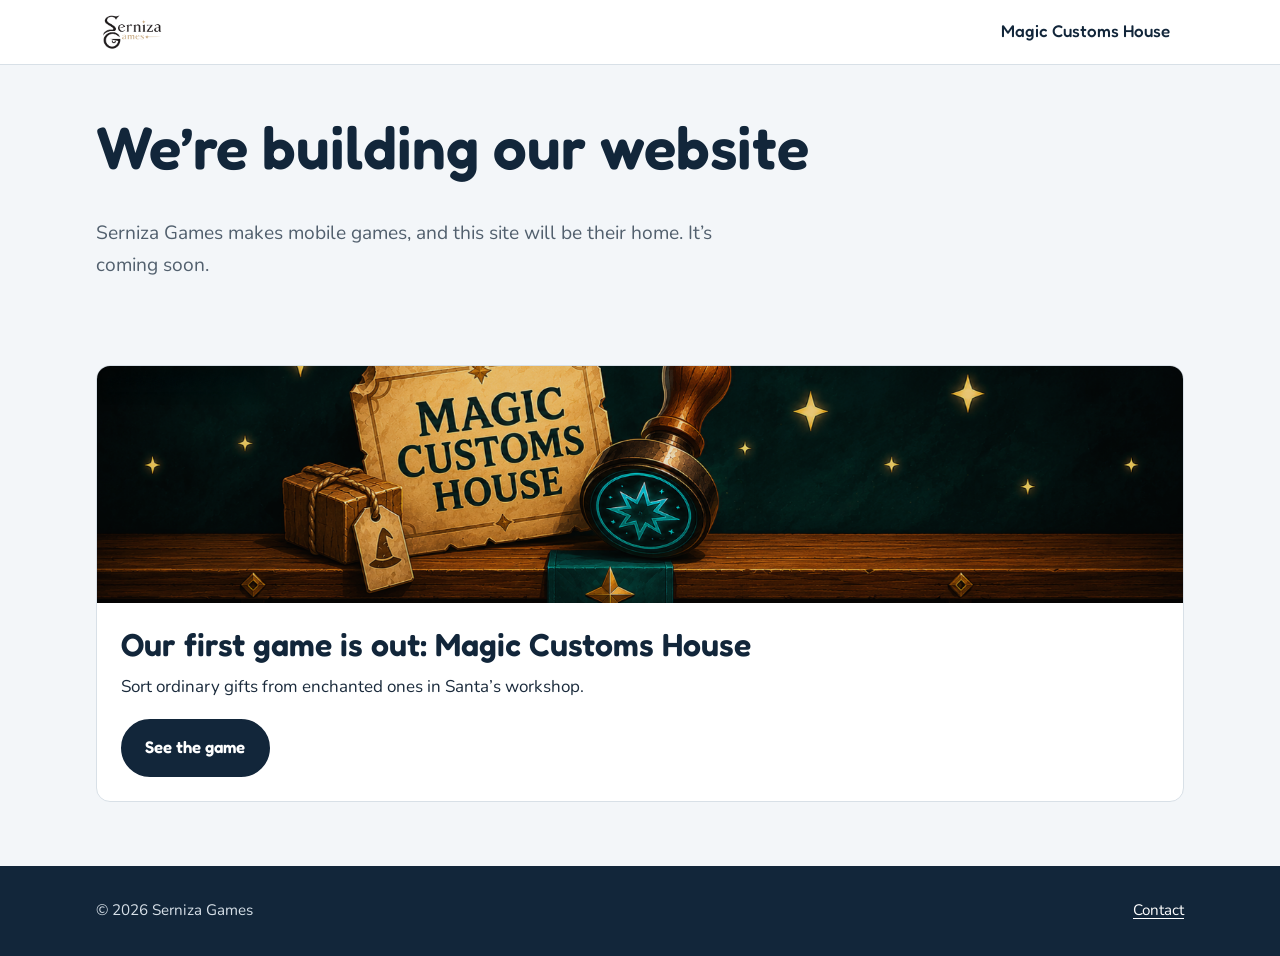
<file: index.html>
<!DOCTYPE html>
<html lang="en">

<head>
<meta charset="utf-8">
<meta name="viewport" content="width=device-width, initial-scale=1">
<title>Serniza Games | Mobile games</title>

<!-- Search Engine Optimization -->
<meta name="description" content="Serniza Games makes mobile games. Our website is on its way. Meanwhile, play Magic Customs House on Google Play.">
<link rel="canonical" href="https://sernizagames.com/">

<!-- Appearance -->
<meta name="theme-color" content="#12263A">
<link rel="icon" type="image/png" sizes="32x32" href="/assets/img/serniza-games-smaller-logo.png">

<!-- Fonts & Styles -->
<link rel="preconnect" href="https://fonts.googleapis.com">
<link rel="preconnect" href="https://fonts.gstatic.com" crossorigin>
<link href="https://fonts.googleapis.com/css2?family=Fredoka:wght@500;600&family=Nunito:wght@400;700&display=swap" rel="stylesheet">
<link rel="stylesheet" href="/assets/css/styles.css">

<!-- Open Graph / Social Medias -->
<meta property="og:type" content="website">
<meta property="og:site_name" content="Serniza Games">
<meta property="og:title" content="Serniza Games">
<meta property="og:description" content="Serniza Games makes mobile games. Our website is on its way.">
<meta property="og:url" content="https://sernizagames.com/">
<meta property="og:image" content="https://sernizagames.com/assets/img/serniza-games-logo.png">
<meta name="twitter:card" content="summary">
</head>

<body>
<a class="skip-link" href="#main">Skip to content</a>
<header class="site-header">
  <div class="wrap bar">
    <a class="brand" href="/"><img src="/assets/img/serniza-games-logo.png" alt="Serniza Games"></a>
    <nav class="nav" aria-label="Main"><a href="/magiccustomshouse/">Magic Customs House</a></nav>
  </div>
</header>
<main id="main">
  <section class="wrap hero">
    <h1>We&rsquo;re building our website</h1>
    <p class="lead">Serniza Games makes mobile games, and this site will be their home. It&rsquo;s coming soon.</p>
  </section>

  <section class="wrap section">
    <a class="feature" href="/magiccustomshouse/">
      <div class="banner"><img src="/magiccustomshouse/img/magic-customs-house-header.png" alt="Magic Customs House"><div class="belt" aria-hidden="true"></div></div>
      <div class="body">
        <h2>Our first game is out: Magic Customs House</h2>
        <p>Sort ordinary gifts from enchanted ones in Santa&rsquo;s workshop.</p>
        <span class="btn">See the game</span>
      </div>
    </a>
  </section>
  
</main>
<footer class="site-footer">
  <div class="wrap foot">
    <p>&copy; 2026 Serniza Games</p>
    <ul>
      <li><a href="mailto:sernizagames@gmail.com">Contact</a></li>
    </ul>
  </div>
</footer>
</body>

</html>
</file>
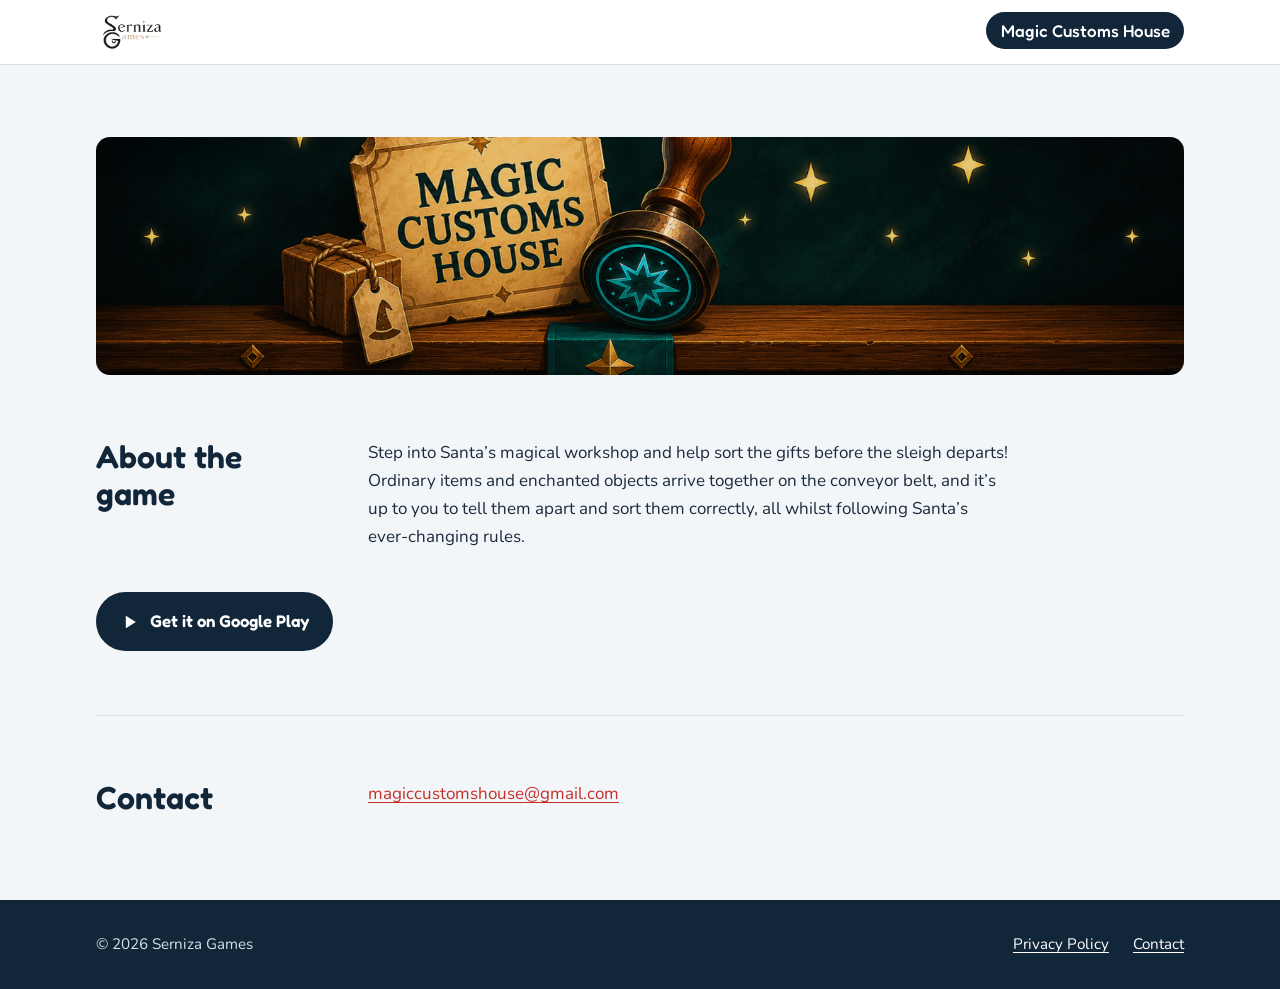
<file: magiccustomshouse/index.html>
<!DOCTYPE html>
<html lang="en">

<head>
<meta charset="utf-8">
<meta name="viewport" content="width=device-width, initial-scale=1">
<title>Magic Customs House | Serniza Games</title>

<!-- Search Engine Optimization -->
<meta name="description" content="Sort ordinary gifts from enchanted ones on Santa's conveyor belt in Magic Customs House, a game for Android by Serniza Games.">
<link rel="canonical" href="https://sernizagames.com/magiccustomshouse/">

<!-- Appearance -->
<meta name="theme-color" content="#12263A">
<link rel="icon" type="image/png" sizes="32x32" href="/assets/img/serniza-games-smaller-logo.png">

<!-- Fonts & Styles -->
<link rel="preconnect" href="https://fonts.googleapis.com">
<link rel="preconnect" href="https://fonts.gstatic.com" crossorigin>
<link href="https://fonts.googleapis.com/css2?family=Fredoka:wght@500;600&family=Nunito:wght@400;700&display=swap" rel="stylesheet">
<link rel="stylesheet" href="/assets/css/styles.css">

<!-- Open Graph / Social Medias -->
<meta property="og:type" content="website">
<meta property="og:site_name" content="Serniza Games">
<meta property="og:title" content="Magic Customs House">
<meta property="og:description" content="Step into Santa's magical workshop and sort the gifts before the sleigh departs.">
<meta property="og:url" content="https://sernizagames.com/magiccustomshouse/">
<meta property="og:image" content="https://sernizagames.com/magiccustomshouse/img/magic-customs-house-header.png">
<meta name="twitter:card" content="summary_large_image">

<script type="application/ld+json">
{"@context":"https://schema.org","@type":"SoftwareApplication","name":"Magic Customs House","operatingSystem":"Android","applicationCategory":"GameApplication","url":"https://play.google.com/store/apps/details?id=com.sernizagames.magiccustomshouse","image":"https://sernizagames.com/magiccustomshouse/img/header.png","publisher":{"@type":"Organization","name":"Serniza Games","url":"https://sernizagames.com/"}}
</script>
</head>

<body>
<a class="skip-link" href="#main">Skip to content</a>
<header class="site-header">
  <div class="wrap bar">
    <a class="brand" href="/"><img src="/assets/img/serniza-games-logo.png" alt="Serniza Games"></a>
    <nav class="nav" aria-label="Main"><a href="/magiccustomshouse/" aria-current="page">Magic Customs House</a></nav>
  </div>
</header>
<main id="main">
  <section class="wrap hero">
    <div class="banner">
      <img src="/magiccustomshouse/img/magic-customs-house-header.png" alt="Magic Customs House header">
      <div class="belt" aria-hidden="true"></div>
    </div>
  </section>
 
  <section class="wrap section" id="about">
    <div class="split">
      <h2>About the game</h2>
      <div>
        <p>Step into Santa&rsquo;s magical workshop and help sort the gifts before the sleigh departs! Ordinary items and enchanted objects arrive together on the conveyor belt, and it&rsquo;s up to you to tell them apart and sort them correctly, all whilst following Santa&rsquo;s ever-changing rules.</p>
      </div>
    </div>
    <div class="actions">
      <a class="btn" href="https://play.google.com/store/apps/details?id=com.sernizagames.magiccustomshouse" rel="noopener"><svg viewBox="0 0 24 24" width="20" height="20" aria-hidden="true"><path fill="currentColor" d="M7 4.5v15l12-7.5z"/></svg> Get it on Google Play</a>
    </div>
  </section>
 
  <section class="wrap section" id="contact">
    <div class="split">
      <h2>Contact</h2>
      <div><p><a href="mailto:magiccustomshouse@gmail.com">magiccustomshouse@gmail.com</a></p></div>
    </div>
  </section>
 
</main>
<footer class="site-footer">
  <div class="wrap foot">
    <p>&copy; 2026 Serniza Games</p>
    <ul>
      <li><a href="/magiccustomshouse/privacy/">Privacy Policy</a></li>
      <li><a href="mailto:sernizagames@gmail.com">Contact</a></li>
    </ul>
  </div>
</footer>
</body>

</html>
</file>
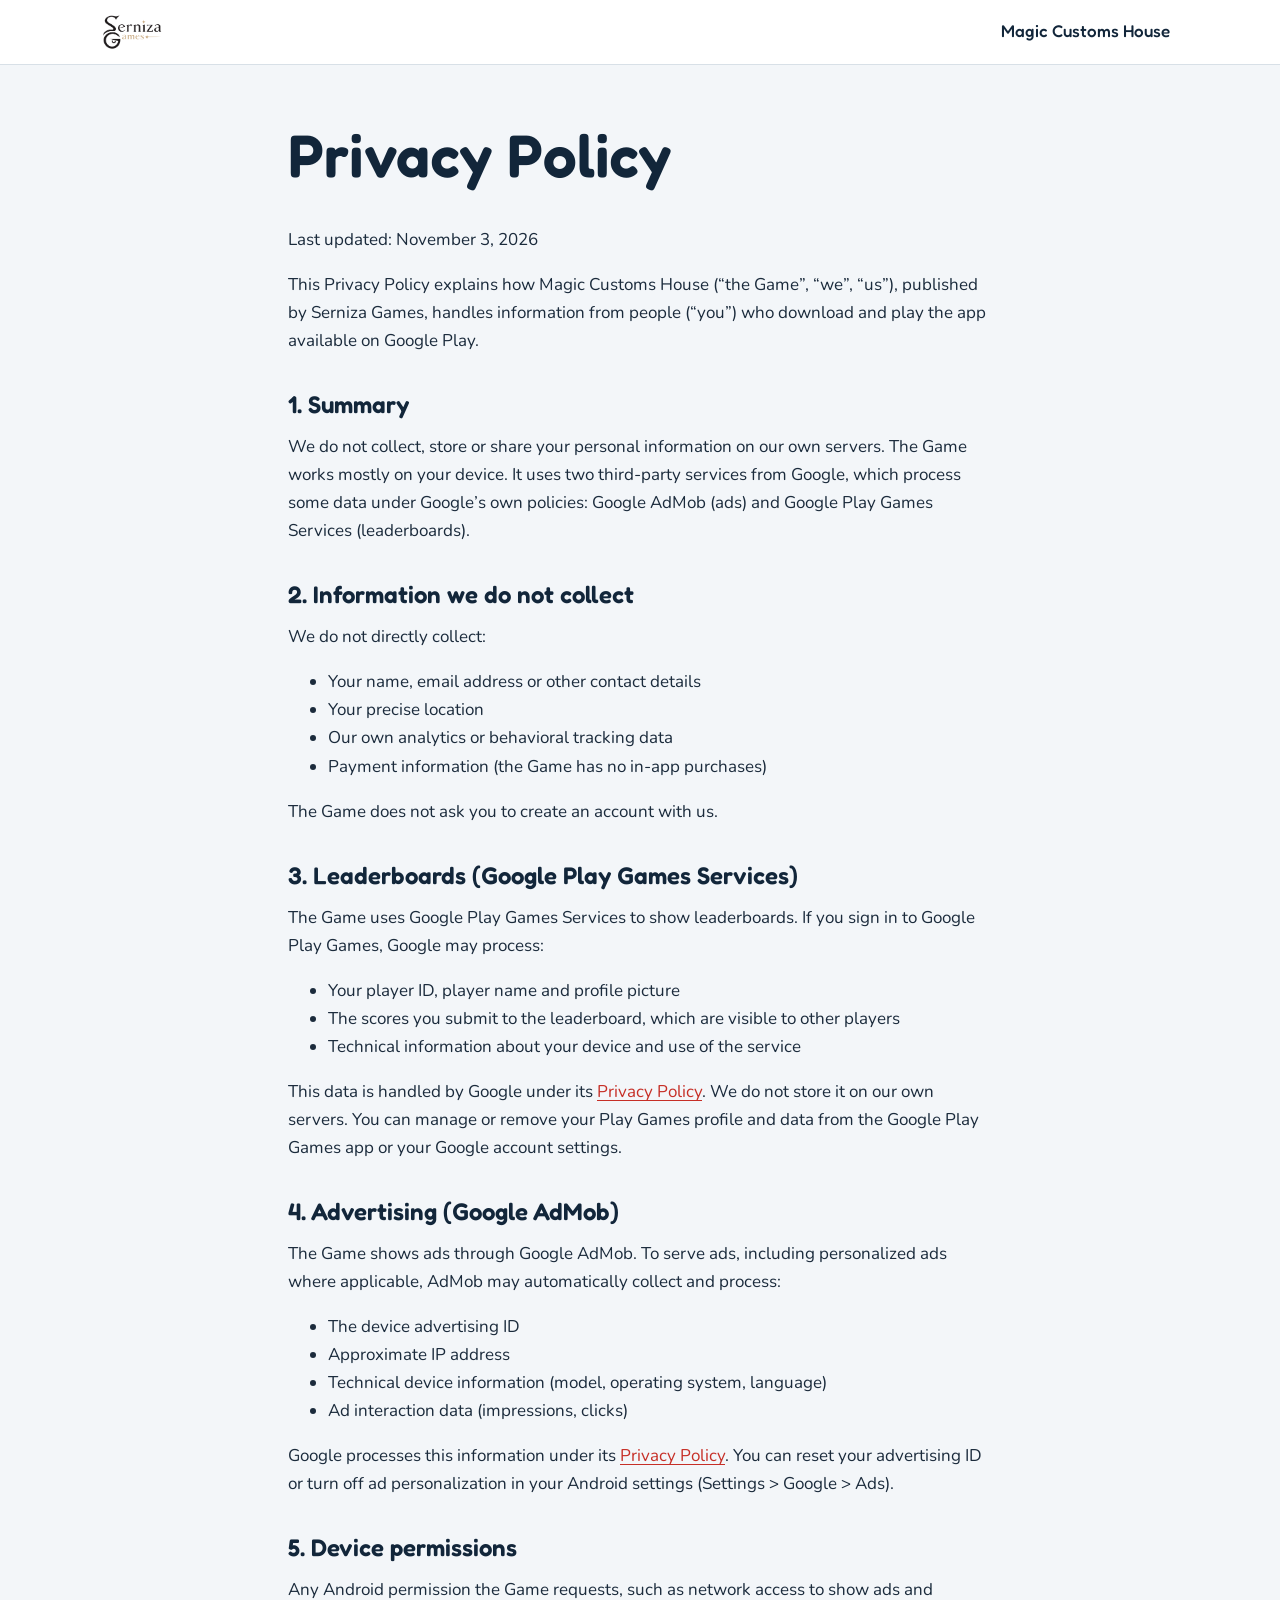
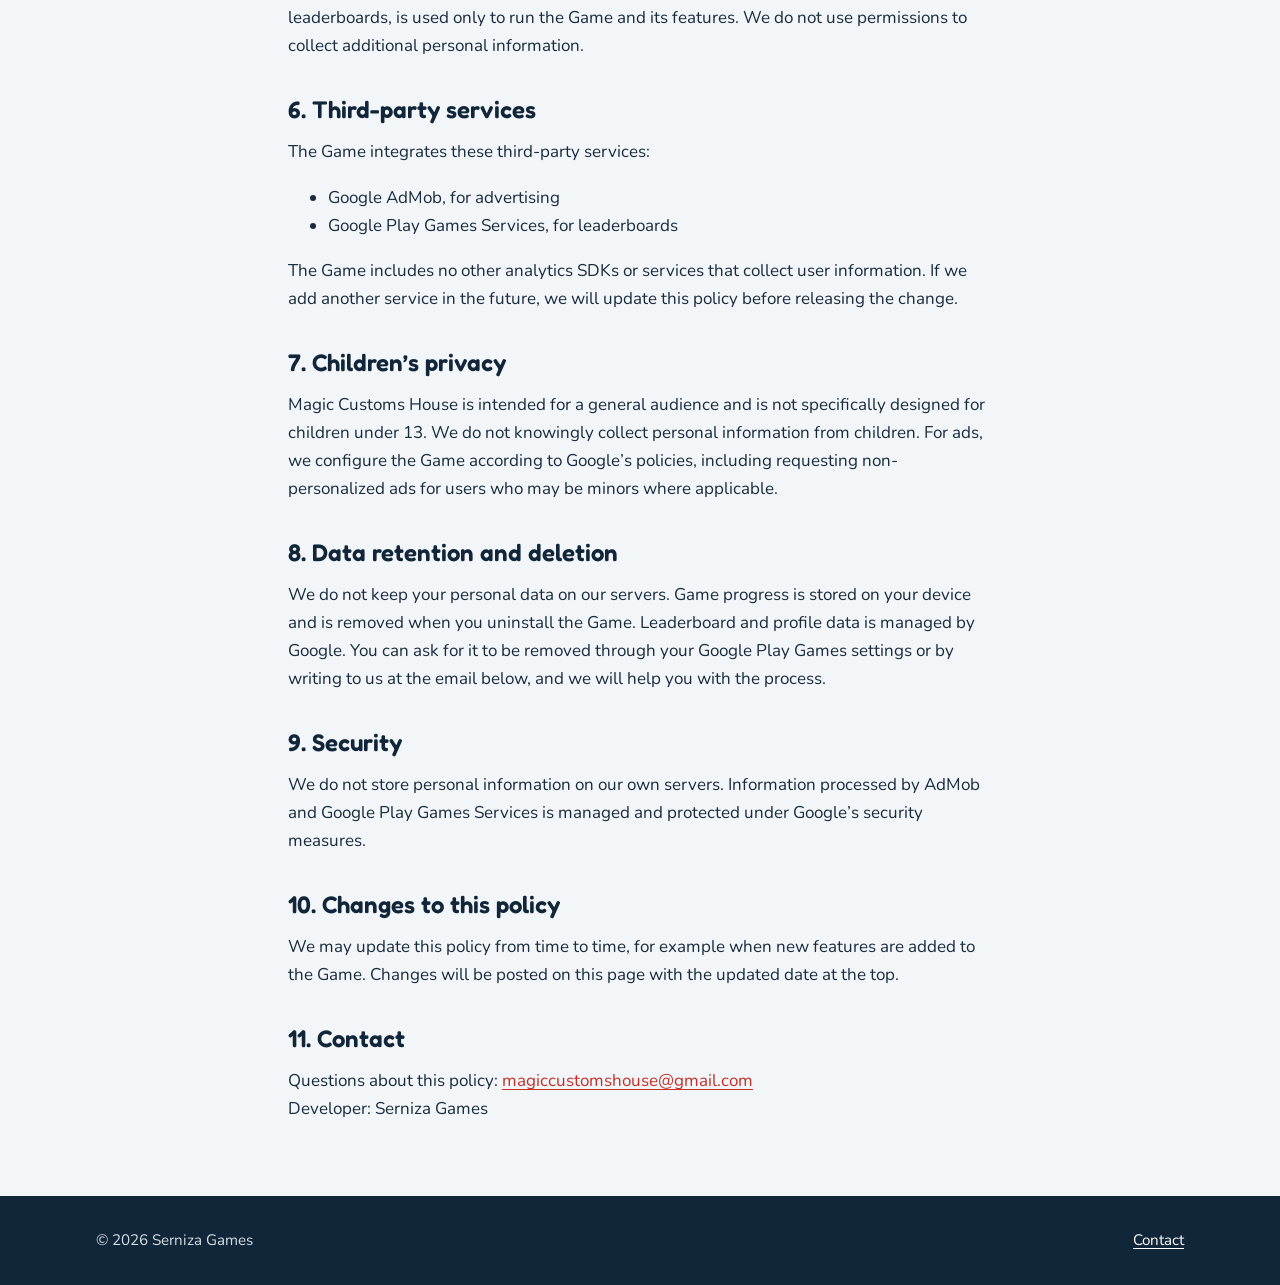
<file: magiccustomshouse/privacy/index.html>
<!DOCTYPE html>
<html lang="en">

<head>
<meta charset="utf-8">
<meta name="viewport" content="width=device-width, initial-scale=1">
<title>Privacy Policy | Magic Customs House</title>

<!-- Search Engine Optimization -->
<meta name="description" content="Privacy Policy for Magic Customs House, a mobile game by Serniza Games.">
<link rel="canonical" href="https://sernizagames.com/magiccustomshouse/privacy/">

<!-- Appearance -->
<meta name="theme-color" content="#12263A">
<link rel="icon" type="image/png" sizes="32x32" href="/assets/img/serniza-games-smaller-logo.png">

<!-- Fonts & Styles -->
<link rel="preconnect" href="https://fonts.googleapis.com">
<link rel="preconnect" href="https://fonts.gstatic.com" crossorigin>
<link href="https://fonts.googleapis.com/css2?family=Fredoka:wght@500;600&family=Nunito:wght@400;700&display=swap" rel="stylesheet">
<link rel="stylesheet" href="/assets/css/styles.css">
</head>

<body>
<a class="skip-link" href="#main">Skip to content</a>
<header class="site-header">
  <div class="wrap bar">
    <a class="brand" href="/"><img src="/assets/img/serniza-games-logo.png" alt="Serniza Games"></a>
    <nav class="nav" aria-label="Main"><a href="/magiccustomshouse/">Magic Customs House</a></nav>
  </div>
</header>
<main id="main" class="wrap prose">
  <h1>Privacy Policy</h1>
  <p>Last updated: November 3, 2026</p>

  <p>This Privacy Policy explains how Magic Customs House (&ldquo;the Game&rdquo;, &ldquo;we&rdquo;, &ldquo;us&rdquo;), published by Serniza Games, handles information from people (&ldquo;you&rdquo;) who download and play the app available on Google Play.</p>

  <h2>1. Summary</h2>
  <p>We do not collect, store or share your personal information on our own servers. The Game works mostly on your device. It uses two third-party services from Google, which process some data under Google&rsquo;s own policies: Google AdMob (ads) and Google Play Games Services (leaderboards).</p>

  <h2>2. Information we do not collect</h2>
  <p>We do not directly collect:</p>
  <ul>
    <li>Your name, email address or other contact details</li>
    <li>Your precise location</li>
    <li>Our own analytics or behavioral tracking data</li>
    <li>Payment information (the Game has no in-app purchases)</li>
  </ul>
  <p>The Game does not ask you to create an account with us.</p>

  <h2>3. Leaderboards (Google Play Games Services)</h2>
  <p>The Game uses Google Play Games Services to show leaderboards. If you sign in to Google Play Games, Google may process:</p>
  <ul>
    <li>Your player ID, player name and profile picture</li>
    <li>The scores you submit to the leaderboard, which are visible to other players</li>
    <li>Technical information about your device and use of the service</li>
  </ul>
  <p>This data is handled by Google under its <a href="https://policies.google.com/privacy" target="_blank" rel="noopener">Privacy Policy</a>. We do not store it on our own servers. You can manage or remove your Play Games profile and data from the Google Play Games app or your Google account settings.</p>

  <h2>4. Advertising (Google AdMob)</h2>
  <p>The Game shows ads through Google AdMob. To serve ads, including personalized ads where applicable, AdMob may automatically collect and process:</p>
  <ul>
    <li>The device advertising ID</li>
    <li>Approximate IP address</li>
    <li>Technical device information (model, operating system, language)</li>
    <li>Ad interaction data (impressions, clicks)</li>
  </ul>
  <p>Google processes this information under its <a href="https://policies.google.com/privacy" target="_blank" rel="noopener">Privacy Policy</a>. You can reset your advertising ID or turn off ad personalization in your Android settings (Settings &gt; Google &gt; Ads).</p>

  <h2>5. Device permissions</h2>
  <p>Any Android permission the Game requests, such as network access to show ads and leaderboards, is used only to run the Game and its features. We do not use permissions to collect additional personal information.</p>

  <h2>6. Third-party services</h2>
  <p>The Game integrates these third-party services:</p>
  <ul>
    <li>Google AdMob, for advertising</li>
    <li>Google Play Games Services, for leaderboards</li>
  </ul>
  <p>The Game includes no other analytics SDKs or services that collect user information. If we add another service in the future, we will update this policy before releasing the change.</p>

  <h2>7. Children&rsquo;s privacy</h2>
  <p>Magic Customs House is intended for a general audience and is not specifically designed for children under 13. We do not knowingly collect personal information from children. For ads, we configure the Game according to Google&rsquo;s policies, including requesting non-personalized ads for users who may be minors where applicable.</p>

  <h2>8. Data retention and deletion</h2>
  <p>We do not keep your personal data on our servers. Game progress is stored on your device and is removed when you uninstall the Game. Leaderboard and profile data is managed by Google. You can ask for it to be removed through your Google Play Games settings or by writing to us at the email below, and we will help you with the process.</p>

  <h2>9. Security</h2>
  <p>We do not store personal information on our own servers. Information processed by AdMob and Google Play Games Services is managed and protected under Google&rsquo;s security measures.</p>

  <h2>10. Changes to this policy</h2>
  <p>We may update this policy from time to time, for example when new features are added to the Game. Changes will be posted on this page with the updated date at the top.</p>

  <h2>11. Contact</h2>
  <p>Questions about this policy: <a href="mailto:magiccustomshouse@gmail.com">magiccustomshouse@gmail.com</a><br>Developer: Serniza Games</p>
</main>
<footer class="site-footer">
  <div class="wrap foot">
    <p>&copy; 2026 Serniza Games</p>
    <ul>
      <li><a href="mailto:sernizagames@gmail.com">Contact</a></li>
    </ul>
  </div>
</footer>
</body>

</html>
</file>
<file: assets/css/styles.css>
:root
{
  --display-font:"Fredoka","Trebuchet MS",system-ui,sans-serif;
  --body-font:"Nunito",system-ui,-apple-system,"Segoe UI",Roboto,sans-serif;
  --night:#12263A; --pine:#1F5C4A; --red:#C62F27; --gold:#F4B93E; --snow:#F3F6F9; --white:#FFFFFF; --text:#1B2B3C; --muted:#52606E; --line:#D8E0E7;
  --border-radius:14px; 
  --content-max:68rem;
}

*,*::before,*::after{box-sizing:border-box}

html{-webkit-text-size-adjust:100%}
body{margin:0;min-height:100vh;display:flex;flex-direction:column;background:var(--snow);color:var(--text);font-family:var(--body-font);font-size:1.0625rem;line-height:1.65}
main{flex:1}
img{max-width:100%;height:auto;display:block}
a{color:var(--red);text-underline-offset:.2em}
a:hover{color:#9F2019}
:focus-visible{outline:3px solid var(--night);outline-offset:3px;border-radius:4px}
h1,h2,h3{font-family:var(--display-font);color:var(--night);line-height:1.15;margin:0 0 .6em;font-weight:600}
h1{font-size:clamp(2.25rem,6vw,3.75rem)}
h2{font-size:clamp(1.5rem,3.5vw,2rem)}
p{margin:0 0 1em}
.wrap{width:min(100% - 2.5rem,var(--content-max));margin-inline:auto}

.skip-link{position:absolute;left:-999px;top:0;background:var(--night);color:#fff;padding:.5rem 1rem;z-index:10}
.skip-link:focus{left:0}

/* Header */
.site-header{background:var(--white);border-bottom:1px solid var(--line)}
.bar{display:flex;align-items:center;justify-content:space-between;gap:1rem;padding-block:.75rem}
.brand img{height:2.5rem;width:auto}
.nav a{font-family:var(--display-font);font-weight:500;color:var(--night);text-decoration:none;padding:.5rem .9rem;border-radius:999px}
.nav a:hover{background:var(--snow)}
.nav a[aria-current="page"]{background:var(--night);color:#fff}

/* Hero */
.hero{padding-block:clamp(1.5rem,4vw,3rem) 0}
.lead{max-width:40rem;font-size:1.2rem;color:var(--muted)}
.actions{display:flex;flex-wrap:wrap;gap:.75rem;margin-top:1.5rem}
.btn{display:inline-flex;align-items:center;gap:.6rem;padding:.85rem 1.4rem;border-radius:999px;font-family:var(--display-font);font-weight:600;font-size:1.05rem;text-decoration:none;background:var(--night);color:#fff;border:2px solid var(--night)}
.btn:hover{background:var(--red);border-color:var(--red);color:#fff}

/* Sections */
.section{padding-block:clamp(2.5rem,6vw,4rem)}
.section + .section{border-top:1px solid var(--line)}
.split{display:grid;gap:.5rem 3rem}
.split > div{max-width:40rem}
@media (min-width:48rem){.split{grid-template-columns:14rem 1fr}}

/* Feature card*/
.feature{display:block;background:var(--white);border:1px solid var(--line);border-radius:var(--border-radius);overflow:hidden;text-decoration:none;color:inherit}
.feature .banner{margin-top:0;border-radius:0}
.feature .body{padding:1.5rem}
.feature h2{margin-bottom:.3em}
.feature:hover .btn{background:var(--red);border-color:var(--red)}

/* Banner */
.banner{margin-top:1.5rem;border-radius:var(--border-radius);overflow:hidden;background:var(--night)}
.banner img{width:100%}

/* Text pages */
.prose{max-width:44rem;padding-block:clamp(2rem,5vw,3.5rem)}
.prose h2{margin-top:2.25rem;font-size:1.5rem}
.todo{background:#FFF1C9;border-radius:4px;padding:0 .25em}

/* Footer */
.site-footer{background:var(--night);color:#D7E0E8;padding-block:2rem;font-size:.95rem}
.site-footer a{color:#fff}
.site-footer a:hover{color:var(--gold)}
.site-footer :focus-visible{outline-color:var(--gold)}
.foot{display:flex;flex-wrap:wrap;justify-content:space-between;gap:1rem}
.foot ul{list-style:none;margin:0;padding:0;display:flex;flex-wrap:wrap;gap:.5rem 1.5rem}
.foot p{margin:0}

/* 404 */
.notfound{padding-block:clamp(3rem,10vw,7rem)}
</file>
